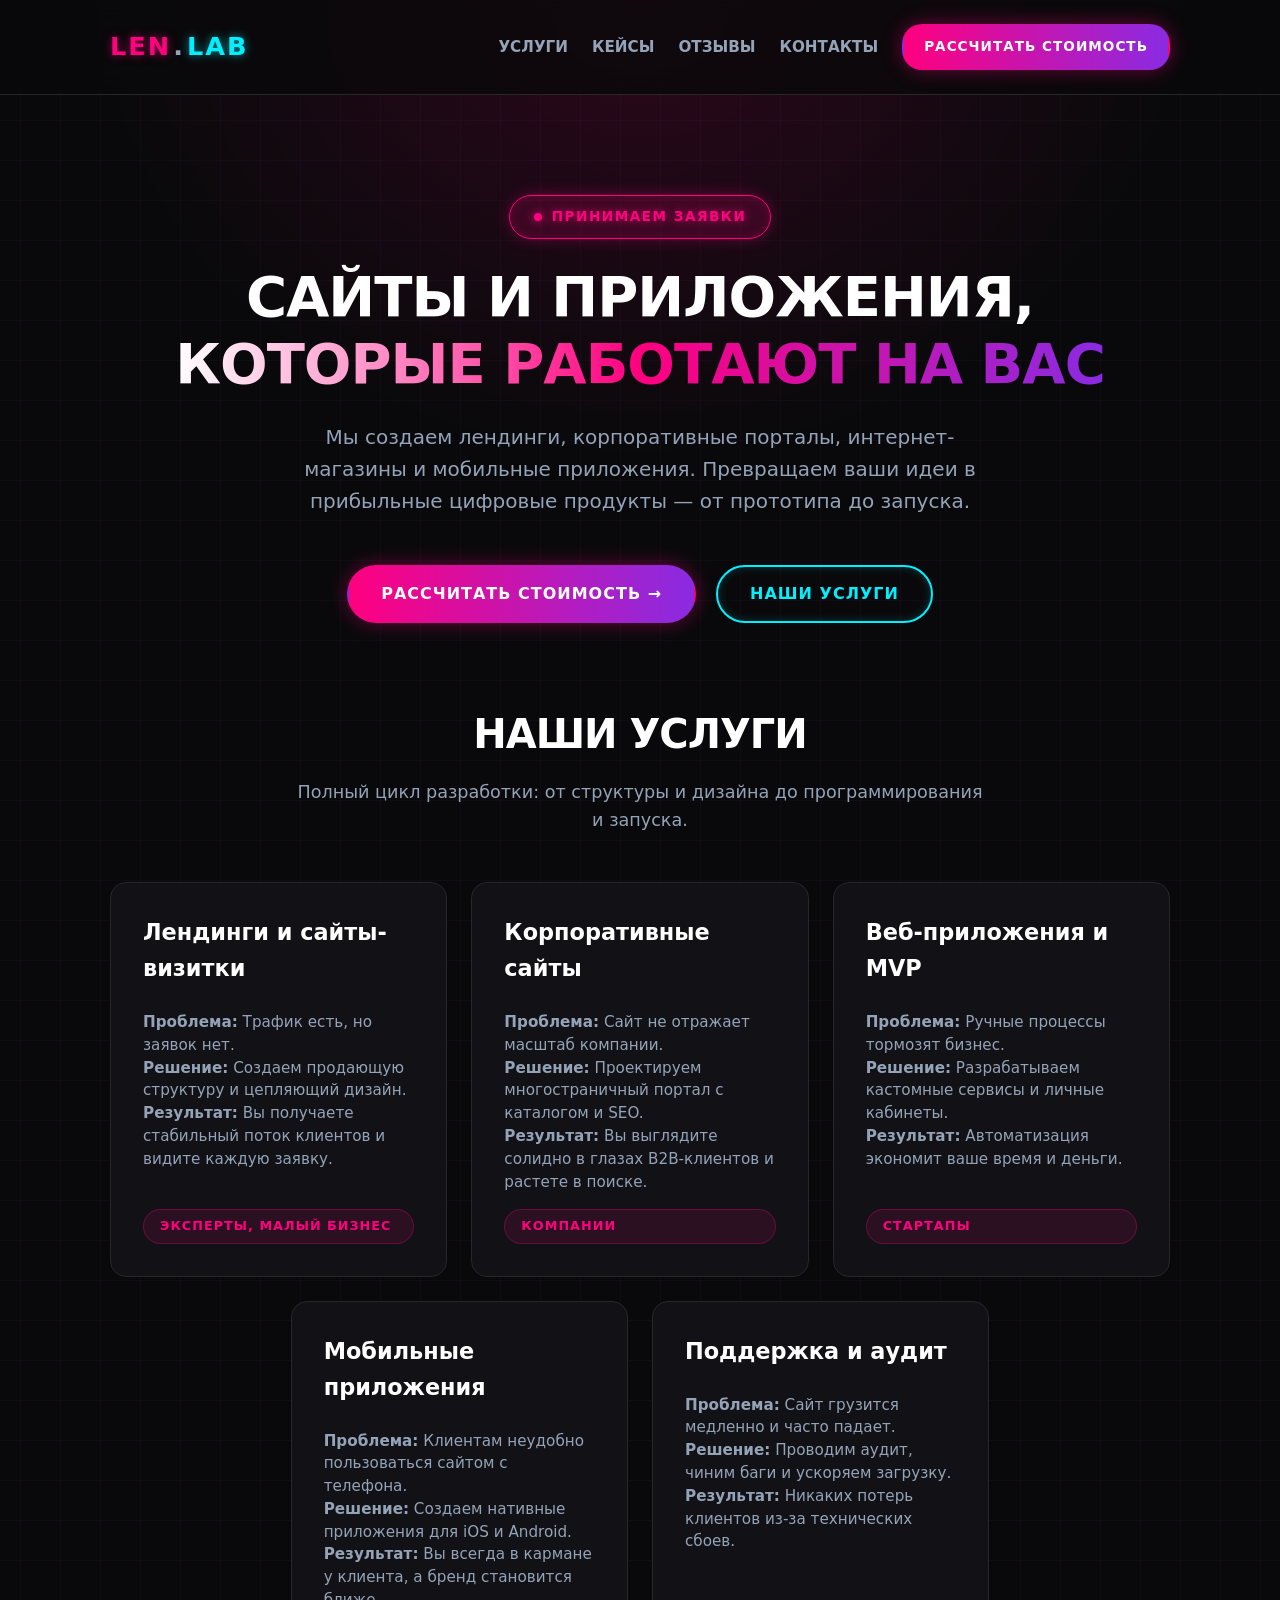
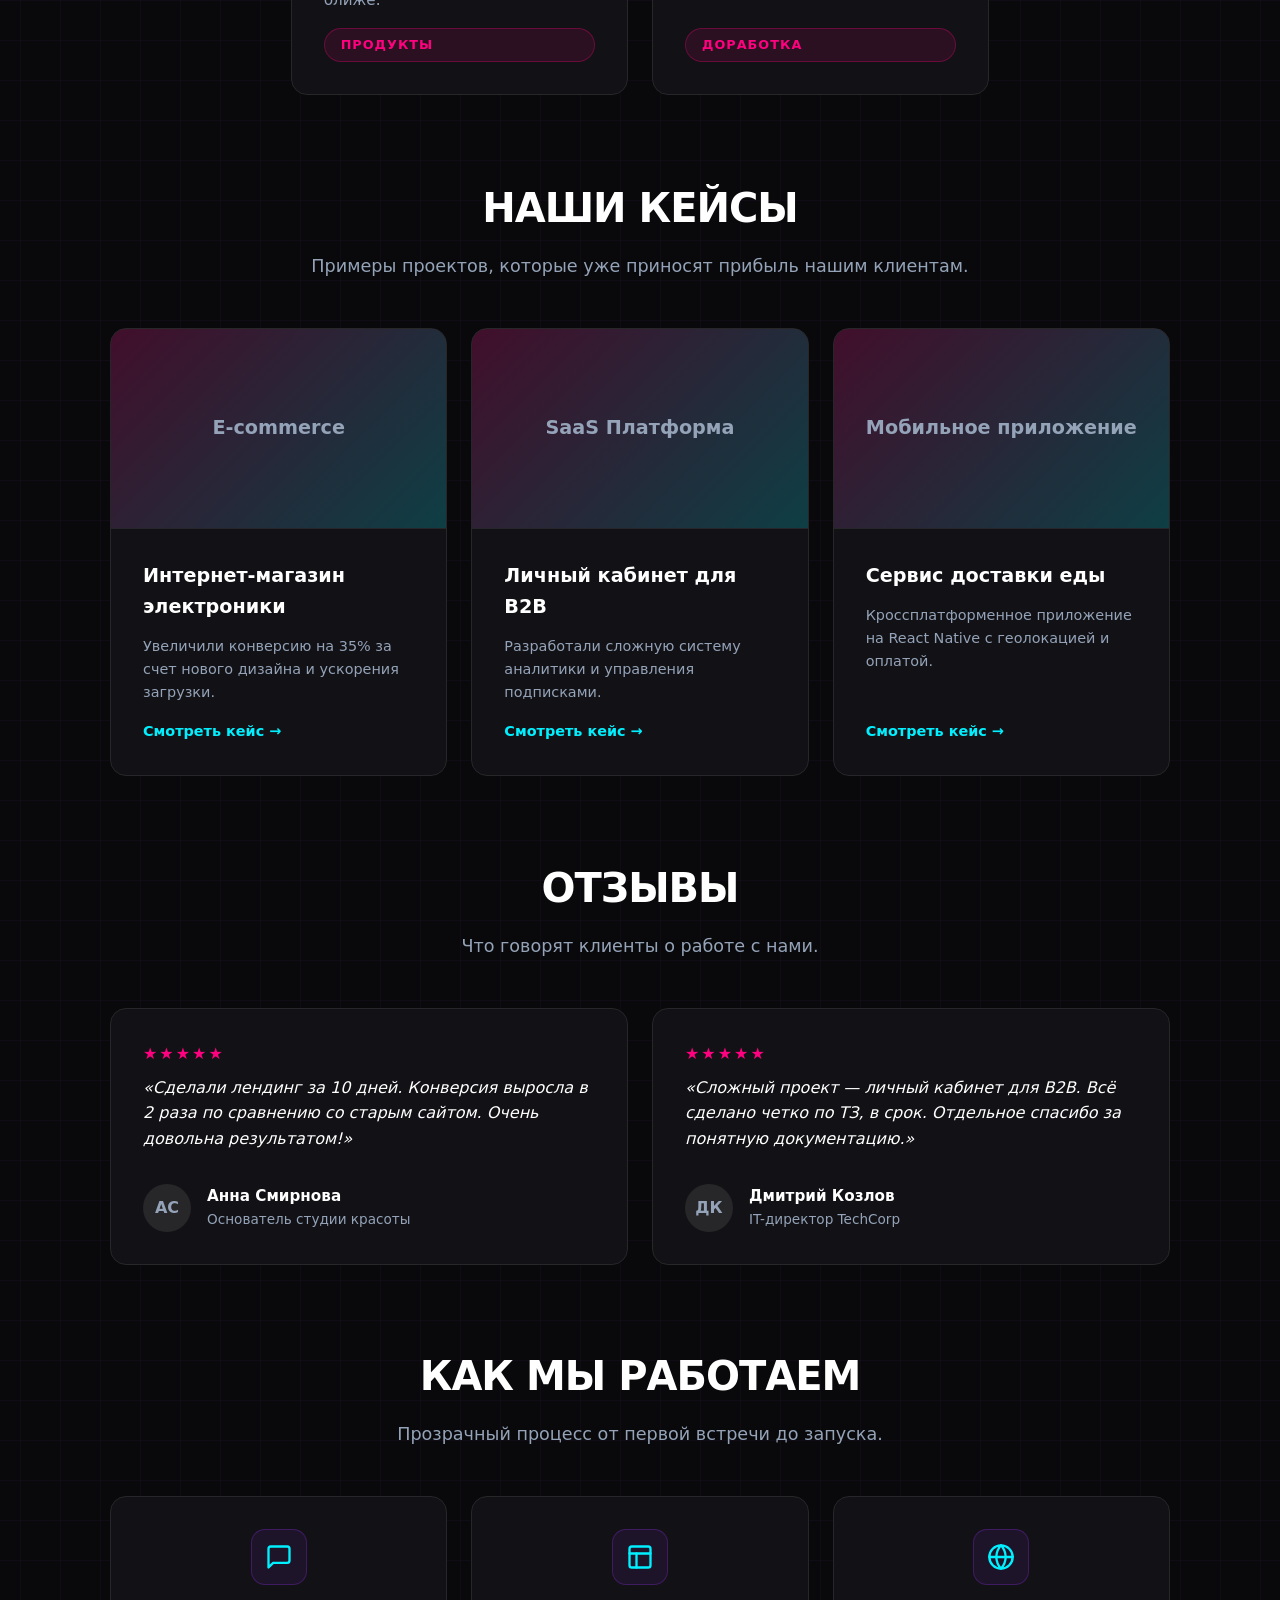
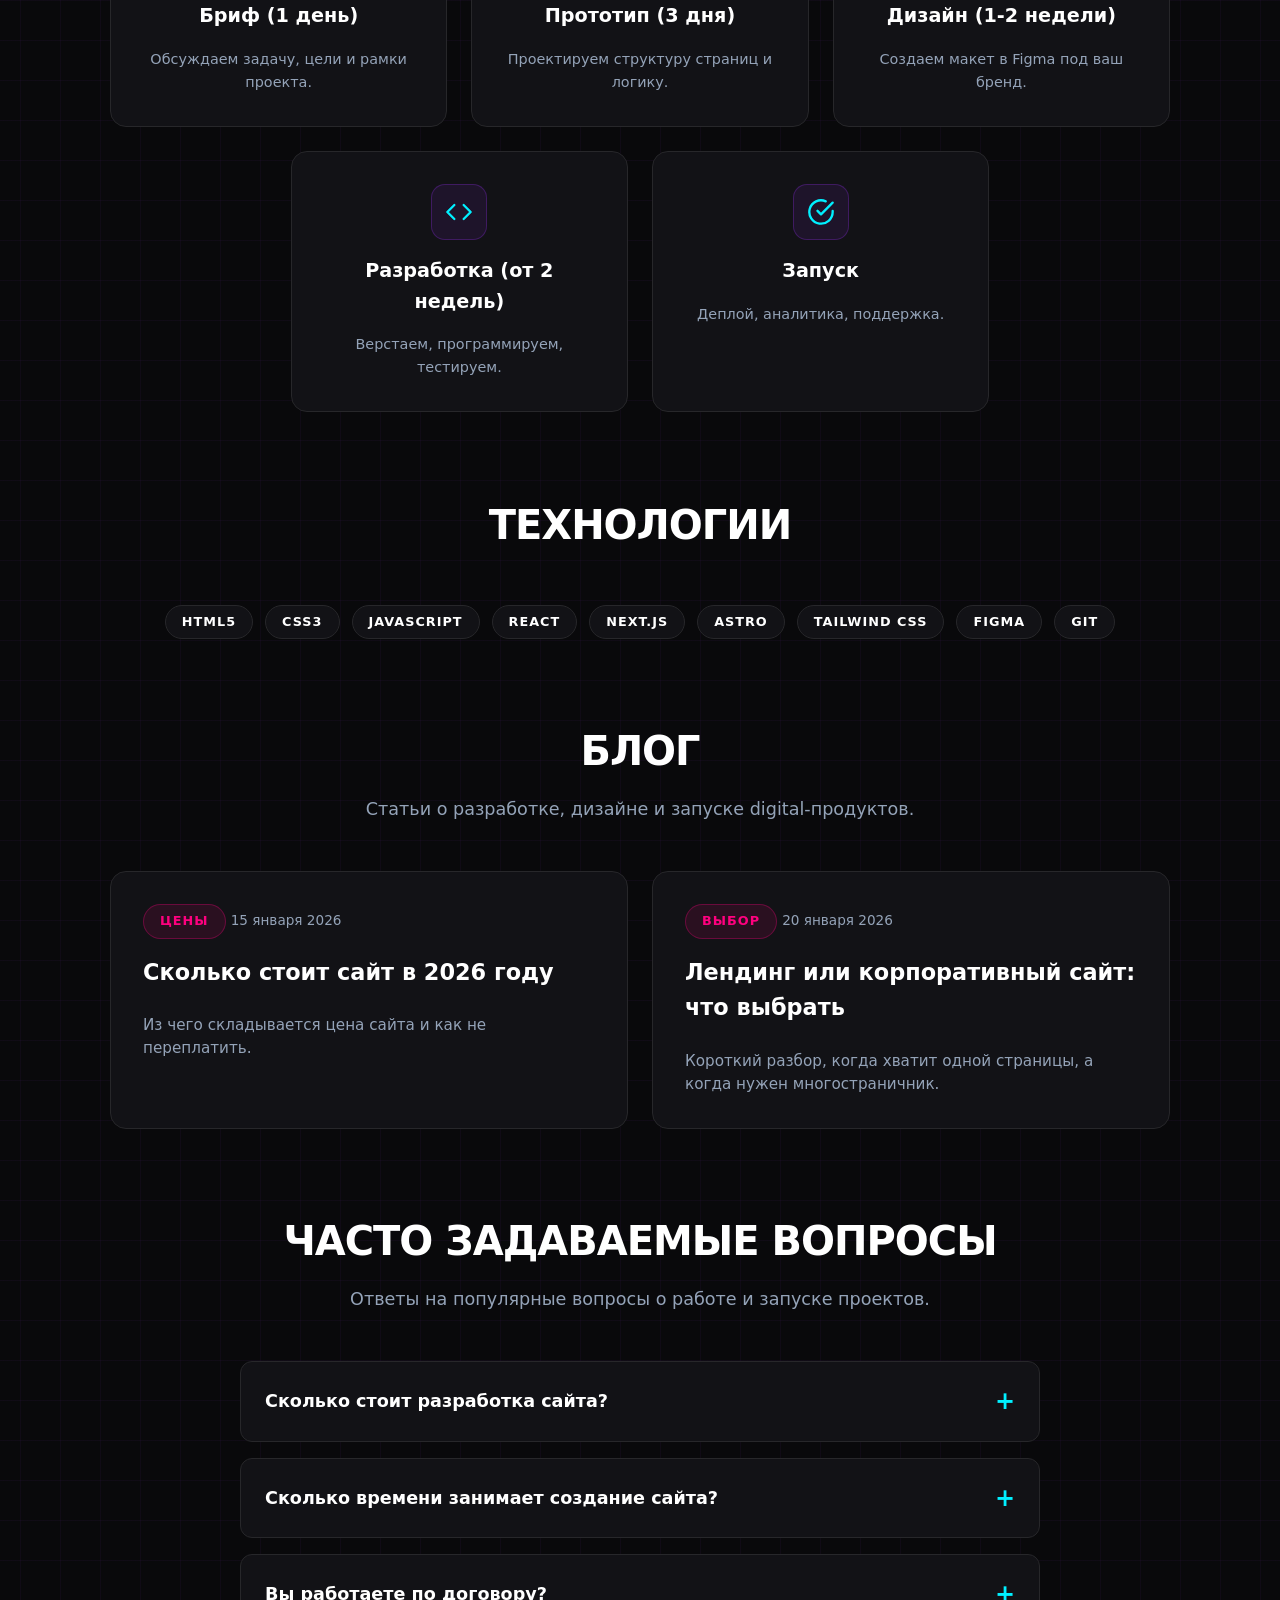
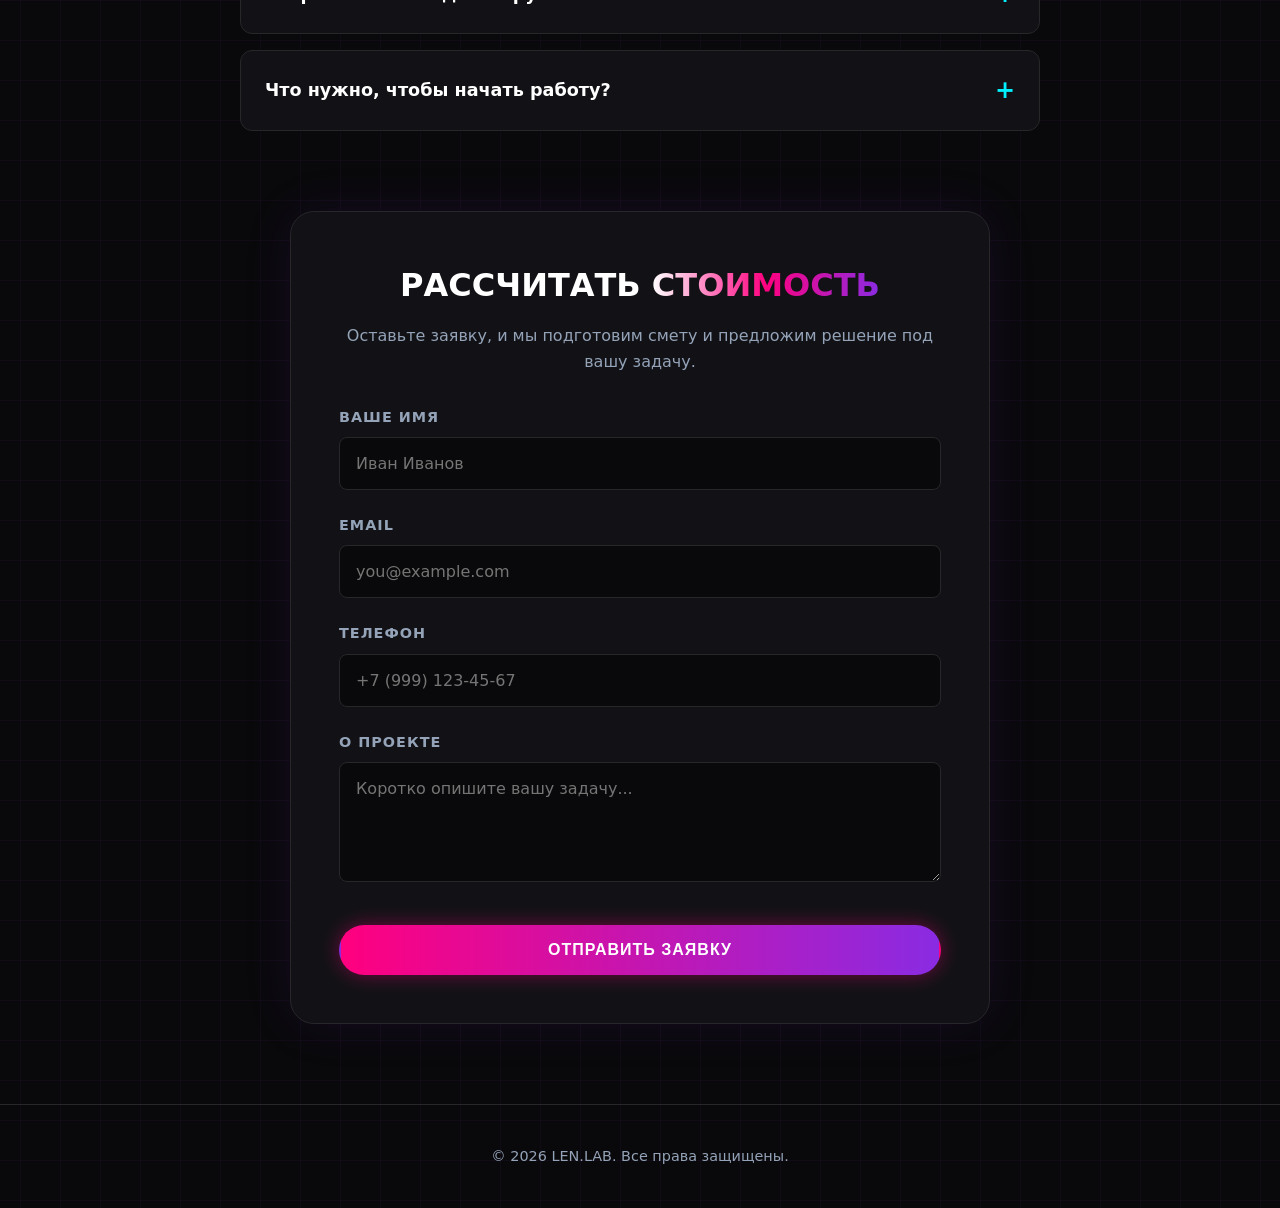
<file: index.html>
<!DOCTYPE html>
<html lang="ru">
<head>
    <meta charset="UTF-8">
    <meta name="viewport" content="width=device-width, initial-scale=1.0">
    <title>Сайты и приложения для бизнеса</title>
    <style>
        :root {
            --bg: #09090b; --surface: #121216; --text: #ffffff; --muted: #94a3b8; --border: #27272a;
            --neon-pink: #ff007f; --neon-purple: #8a2be2; --neon-cyan: #00f0ff;
            --grad-main: linear-gradient(90deg, #ff007f 0%, #8a2be2 100%);
            --grad-text: linear-gradient(90deg, #ffffff 0%, #ff007f 50%, #8a2be2 100%);
        }

        * { box-sizing: border-box; margin: 0; padding: 0; }
        
        body {
            background-color: var(--bg); color: var(--text); font-family: 'Inter', system-ui, sans-serif; line-height: 1.6; overflow-x: hidden;
            background-image: linear-gradient(rgba(138, 43, 226, 0.05) 1px, transparent 1px), linear-gradient(90deg, rgba(138, 43, 226, 0.05) 1px, transparent 1px);
            background-size: 40px 40px; background-position: center top;
        }

        body::before {
            content: ""; position: absolute; top: 0; left: 50%; transform: translateX(-50%); width: 100vw; height: 60vh;
            background: radial-gradient(ellipse at top, rgba(255, 0, 127, 0.15) 0%, transparent 60%); pointer-events: none; z-index: -1;
        }

        a { text-decoration: none; color: inherit; }
        ul { list-style: none; }
        .container { max-width: 1100px; margin: 0 auto; padding: 0 20px; position: relative; z-index: 1; }
        
        /* Анимации */
        .fade-in { opacity: 0; transform: translateY(40px); transition: opacity 0.8s cubic-bezier(0.16, 1, 0.3, 1), transform 0.8s cubic-bezier(0.16, 1, 0.3, 1); will-change: opacity, transform; }
        .fade-in.visible { opacity: 1; transform: translateY(0); }

        /* Кнопки */
        .btn { display: inline-flex; align-items: center; justify-content: center; padding: 14px 32px; border-radius: 30px; font-weight: 700; font-size: 1rem; cursor: pointer; border: 2px solid transparent; text-transform: uppercase; letter-spacing: 1px; transition: all 0.3s ease; }
        
        .btn-accent { 
            background: var(--grad-main); color: #fff; 
            box-shadow: 0 0 20px rgba(255, 0, 127, 0.4); 
            animation: pulseGlow 2s infinite alternate; 
            position: relative; overflow: hidden;
        }
        .btn-accent::before {
            content: ''; position: absolute; top: 0; left: -100%; width: 100%; height: 100%;
            background: linear-gradient(90deg, transparent, rgba(255,255,255,0.4), transparent);
            transition: left 0.5s ease;
        }
        .btn-accent:hover::before { left: 100%; }
        .btn-accent:hover { 
            box-shadow: 0 0 40px rgba(255, 0, 127, 0.9); 
            transform: translateY(-3px) scale(1.05); 
            animation: none; 
        }

        .btn-outline { background: transparent; border-color: var(--neon-cyan); color: var(--neon-cyan); box-shadow: 0 0 10px rgba(0, 240, 255, 0.2) inset; }
        .btn-outline:hover { background: rgba(0, 240, 255, 0.1); box-shadow: 0 0 20px rgba(0, 240, 255, 0.4); transform: translateY(-2px); }
        @keyframes pulseGlow { 0% { box-shadow: 0 0 15px rgba(255, 0, 127, 0.3); } 100% { box-shadow: 0 0 25px rgba(255, 0, 127, 0.7); } }

        /* Статус-тег */
        .status-tag { display: inline-flex; align-items: center; gap: 10px; font-size: 0.85rem; font-weight: 700; padding: 10px 24px; border-radius: 30px; background: rgba(255, 0, 127, 0.15); color: var(--neon-pink); border: 1.5px solid var(--neon-pink); text-transform: uppercase; letter-spacing: 1.5px; text-shadow: 0 0 8px rgba(255, 0, 127, 0.8); margin-bottom: 24px; box-shadow: 0 0 15px rgba(255, 0, 127, 0.3), inset 0 0 10px rgba(255, 0, 127, 0.2); animation: neonPulseTag 1.5s infinite alternate ease-in-out; cursor: pointer; transition: all 0.3s cubic-bezier(0.16, 1, 0.3, 1); }
        .status-tag:hover { transform: scale(1.1); animation: none; background: rgba(255, 0, 127, 0.25); box-shadow: 0 0 30px rgba(255, 0, 127, 0.8), inset 0 0 20px rgba(255, 0, 127, 0.5); border-color: #fff; }
        .status-tag::before { content: ""; display: block; width: 8px; height: 8px; border-radius: 50%; background-color: var(--neon-pink); box-shadow: 0 0 10px var(--neon-pink); animation: blinkDot 1s infinite alternate; }
        @keyframes neonPulseTag { 0% { box-shadow: 0 0 10px rgba(255, 0, 127, 0.2), inset 0 0 5px rgba(255, 0, 127, 0.1); border-color: rgba(255, 0, 127, 0.5); background: rgba(255, 0, 127, 0.05); } 100% { box-shadow: 0 0 25px rgba(255, 0, 127, 0.8), inset 0 0 15px rgba(255, 0, 127, 0.4); border-color: rgba(255, 0, 127, 1); background: rgba(255, 0, 127, 0.15); } }
        @keyframes blinkDot { 0% { opacity: 1; box-shadow: 0 0 12px var(--neon-pink); } 100% { opacity: 0.3; box-shadow: 0 0 4px var(--neon-pink); } }

        /* Теги */
        .tag { display: inline-block; font-size: 0.8rem; font-weight: 700; padding: 6px 16px; border-radius: 30px; background: rgba(255, 0, 127, 0.1); color: var(--neon-pink); border: 1px solid rgba(255, 0, 127, 0.3); text-transform: uppercase; letter-spacing: 1px; transition: all 0.3s ease; }

        /* Header */
        header { padding: 24px 0; position: sticky; top: 0; z-index: 100; backdrop-filter: blur(12px); border-bottom: 1px solid var(--border); background: rgba(9, 9, 11, 0.8); }
        .header-content { display: flex; justify-content: space-between; align-items: center; }
        .logo { font-size: 1.6rem; font-weight: 900; letter-spacing: 2px; display: flex; align-items: center; }
        .logo .len { color: var(--neon-pink); text-shadow: 0 0 10px rgba(255, 0, 127, 0.6); }
        .logo .dot { color: #94a3b8; animation: blink 1.2s infinite; margin: 0 2px; }
        .logo .lab { color: var(--neon-cyan); text-shadow: 0 0 10px rgba(0, 240, 255, 0.6); }
        @keyframes blink { 0%, 100% { opacity: 1; } 50% { opacity: 0; } }
        .nav-links { display: flex; gap: 24px; font-size: 0.95rem; font-weight: 600; color: var(--muted); align-items: center; }
        .nav-links a { transition: all 0.3s ease; }
        .nav-links a:hover { color: #fff; text-shadow: 0 0 10px rgba(255,255,255,0.5); }
        
        /* Кнопка в хедере */
        .btn-header { padding: 10px 20px; font-size: 0.85rem; border-radius: 20px; }

        /* Hero */
        .hero { padding: 100px 0 80px; text-align: center; }
        .hero h1 { font-size: 3.5rem; line-height: 1.2; margin: 0 0 24px 0; font-weight: 900; letter-spacing: -1px; text-transform: uppercase; }
        .text-gradient { background: var(--grad-text); -webkit-background-clip: text; -webkit-text-fill-color: transparent; }
        .text-nowrap { white-space: nowrap; }
        .hero p { color: var(--muted); font-size: 1.25rem; max-width: 700px; margin: 0 auto 48px; }

        /* Секции */
        main > section:not(.hero) { padding-bottom: 80px; }
        .section-header { margin-bottom: 48px; text-align: center; }
        .section-title { font-size: 2.5rem; margin-bottom: 12px; font-weight: 800; text-transform: uppercase; letter-spacing: -1px; }
        .section-desc { color: var(--muted); font-size: 1.1rem; max-width: 700px; margin: 0 auto; }

        /* Сетки */
        .grid-container { display: grid; grid-template-columns: repeat(3, 1fr); gap: 24px; }
        .grid-bottom { display: grid; grid-template-columns: repeat(6, 1fr); gap: 24px; margin-top: 24px; }
        .grid-bottom > *:nth-child(1) { grid-column: 2 / span 2; }
        .grid-bottom > *:nth-child(2) { grid-column: 4 / span 2; }

        /* Карточки */
        .card, .step-card, .review-card { background: var(--surface); border: 1px solid var(--border); border-radius: 16px; padding: 32px; display: flex; flex-direction: column; position: relative; overflow: hidden; transition: all 0.4s cubic-bezier(0.16, 1, 0.3, 1); height: 100%; }
        .card { gap: 16px; }
        .card p { font-size: 0.95rem; color: var(--muted); flex-grow: 1; line-height: 1.5; }
        .card::before { content: ""; position: absolute; top: 0; left: 0; width: 100%; height: 2px; background: var(--grad-main); opacity: 0; transition: opacity 0.3s; }
        .card:hover { border-color: rgba(138, 43, 226, 0.5); transform: translateY(-6px) scale(1.02); box-shadow: 0 15px 40px rgba(138, 43, 226, 0.15); }
        .card:hover::before { opacity: 1; }
        .card h3 { font-size: 1.4rem; font-weight: 700; margin-bottom: 8px; }

        .step-card { align-items: center; text-align: center; gap: 16px; }
        .step-card:hover { border-color: var(--neon-purple); transform: translateY(-6px); box-shadow: 0 15px 30px rgba(138, 43, 226, 0.15); }
        .step-icon { width: 56px; height: 56px; display: flex; align-items: center; justify-content: center; border-radius: 14px; background: rgba(138, 43, 226, 0.1); border: 1px solid rgba(138, 43, 226, 0.3); color: var(--neon-cyan); transition: all 0.4s cubic-bezier(0.16, 1, 0.3, 1); flex-shrink: 0; }
        .step-card:hover .step-icon { background: rgba(0, 240, 255, 0.1); border-color: var(--neon-cyan); box-shadow: 0 0 20px rgba(0, 240, 255, 0.4); transform: scale(1.1) rotate(5deg); }
        .step-icon svg { width: 28px; height: 28px; stroke: currentColor; fill: none; stroke-width: 2; stroke-linecap: round; stroke-linejoin: round; }
        .step-card h3 { font-size: 1.2rem; font-weight: 700; }
        .step-card p { font-size: 0.9rem; color: var(--muted); }

        /* Отзывы */
        .review-card { gap: 16px; justify-content: space-between; }
        .review-text { font-size: 1rem; color: var(--text); font-style: italic; flex-grow: 1; }
        .review-author { display: flex; align-items: center; gap: 16px; margin-top: 16px; }
        .review-avatar { width: 48px; height: 48px; border-radius: 50%; background: var(--border); display: flex; align-items: center; justify-content: center; font-weight: bold; color: var(--muted); }
        .review-name { font-weight: 700; font-size: 0.95rem; }
        .review-role { font-size: 0.85rem; color: var(--muted); }
        .stars { color: var(--neon-pink); letter-spacing: 2px; margin-bottom: 8px; }

        /* Портфолио */
        .portfolio-card { background: var(--surface); border: 1px solid var(--border); border-radius: 16px; overflow: hidden; transition: all 0.4s cubic-bezier(0.16, 1, 0.3, 1); display: flex; flex-direction: column; height: 100%; }
        .portfolio-card:hover { border-color: var(--neon-cyan); box-shadow: 0 15px 40px rgba(0, 240, 255, 0.15); transform: translateY(-6px); }
        .portfolio-img { height: 200px; background: linear-gradient(135deg, rgba(255,0,127,0.2), rgba(0,240,255,0.2)); display: flex; align-items: center; justify-content: center; font-weight: 700; color: var(--muted); font-size: 1.2rem; border-bottom: 1px solid var(--border); transition: all 0.5s ease; }
        .portfolio-card:hover .portfolio-img { background: linear-gradient(135deg, rgba(255,0,127,0.4), rgba(0,240,255,0.4)); color: #fff; }
        .portfolio-content { padding: 32px; flex-grow: 1; display: flex; flex-direction: column; }
        .portfolio-content h3 { font-size: 1.2rem; margin-bottom: 12px; font-weight: 700; }
        .portfolio-content p { font-size: 0.9rem; color: var(--muted); flex-grow: 1; margin-bottom: 16px; }
        .portfolio-link { color: var(--neon-cyan); font-weight: 600; font-size: 0.9rem; display: inline-flex; align-items: center; gap: 8px; transition: gap 0.3s; }
        .portfolio-card:hover .portfolio-link { gap: 12px; }

        /* FAQ (Аккордеон) */
        .faq-grid { display: flex; flex-direction: column; gap: 16px; max-width: 800px; margin: 0 auto; }
        .faq-item { background: var(--surface); border: 1px solid var(--border); border-radius: 12px; overflow: hidden; transition: all 0.3s ease; }
        .faq-item[open] { border-color: var(--neon-purple); box-shadow: 0 0 20px rgba(138, 43, 226, 0.15); }
        .faq-question { padding: 20px 24px; cursor: pointer; font-weight: 600; font-size: 1.1rem; display: flex; justify-content: space-between; align-items: center; list-style: none; }
        .faq-question::-webkit-details-marker { display: none; }
        .faq-question::after { content: "+"; font-size: 1.5rem; color: var(--neon-cyan); transition: transform 0.3s ease; }
        .faq-item[open] .faq-question::after { content: "−"; transform: rotate(180deg); }
        .faq-answer { padding: 0 24px 20px 24px; color: var(--muted); font-size: 0.95rem; }

        /* Технологии */
        .tech-list { display: flex; flex-wrap: wrap; gap: 12px; justify-content: center; }
        .tech-list .tag { border-color: var(--border); color: var(--text); background: var(--surface); cursor: default; }
        .tech-list .tag:hover { border-color: var(--neon-cyan); color: var(--neon-cyan); box-shadow: 0 0 15px rgba(0, 240, 255, 0.2); transform: translateY(-2px); }

        /* Форма */
        .form-box { background: var(--surface); border: 1px solid var(--border); border-radius: 24px; padding: 48px; max-width: 700px; margin: 0 auto; box-shadow: 0 0 50px rgba(138, 43, 226, 0.1); transition: all 0.4s ease; }
        .form-box:hover { box-shadow: 0 0 60px rgba(138, 43, 226, 0.2); border-color: rgba(138, 43, 226, 0.3); }
        .form-box h2 { font-size: 2rem; margin-bottom: 12px; font-weight: 900; text-transform: uppercase; text-align: center; }
        .form-box p { color: var(--muted); margin-bottom: 32px; text-align: center; }
        .form-group { margin-bottom: 24px; }
        .form-group label { display: block; margin-bottom: 8px; font-size: 0.9rem; font-weight: 600; color: var(--muted); text-transform: uppercase; letter-spacing: 1px; }
        .form-group input, .form-group textarea { width: 100%; padding: 16px; background: var(--bg); border: 1px solid var(--border); border-radius: 8px; color: var(--text); font-family: inherit; font-size: 1rem; transition: all 0.3s ease; }
        .form-group input:focus, .form-group textarea:focus { outline: none; border-color: var(--neon-purple); box-shadow: 0 0 15px rgba(138, 43, 226, 0.4); transform: translateY(-2px); }
        .form-group textarea { resize: vertical; min-height: 120px; }
        .form-box .btn { width: 100%; margin-top: 12px; }

        /* Блог */
        .grid-blog { display: grid; grid-template-columns: repeat(2, 1fr); gap: 24px; }

        /* Адаптив */
        @media (max-width: 992px) {
            .grid-container[style*="repeat(2, 1fr)"] { grid-template-columns: 1fr !important; }
        }

        @media (max-width: 850px) {
            main > section:not(.hero) { padding-bottom: 60px; }
            .section-header { text-align: left; margin-bottom: 32px; }
            .section-desc { margin: 0; }
            .grid-container { grid-template-columns: repeat(2, 1fr); }
            .grid-bottom { grid-template-columns: repeat(2, 1fr); }
            .grid-bottom > *:nth-child(1) { grid-column: auto; }
            .grid-bottom > *:nth-child(2) { grid-column: auto; }
            .grid-blog { grid-template-columns: 1fr; }
        }

        @media (max-width: 550px) {
            .nav-links { display: none; }
            .hero { padding: 60px 0 40px; }
            .hero h1 { font-size: 2.2rem; }
            .text-nowrap { white-space: normal; }
            .section-title { font-size: 2rem; }
            .hero p { font-size: 1rem; }
            .form-box { padding: 32px 20px; }
            .grid-container { grid-template-columns: 1fr; }
            .grid-bottom { grid-template-columns: 1fr; }
        }
    </style>
</head>
<body>

    <header>
        <div class="container header-content">
            <div class="logo">
                <span class="len">LEN</span><span class="dot">.</span><span class="lab">LAB</span>
            </div>
            <nav class="nav-links">
                <a href="#services">УСЛУГИ</a>
                <a href="#cases">КЕЙСЫ</a>
                <a href="#reviews">ОТЗЫВЫ</a>
                <a href="#contacts">КОНТАКТЫ</a>
                <a href="#contacts" class="btn btn-accent btn-header">Рассчитать стоимость</a>
            </nav>
        </div>
    </header>

    <main>
        <section class="hero container fade-in">
            <div class="status-tag">Принимаем заявки</div>
            <h1>Сайты и приложения,<br><span class="text-gradient text-nowrap">которые работают на вас</span></h1>
            <p>Мы создаем лендинги, корпоративные порталы, интернет-магазины и мобильные приложения. Превращаем ваши идеи в прибыльные цифровые продукты — от прототипа до запуска.</p>
            <div style="display: flex; gap: 20px; justify-content: center; flex-wrap: wrap;">
                <a href="#contacts" class="btn btn-accent">Рассчитать стоимость &rarr;</a>
                <a href="#services" class="btn btn-outline">Наши услуги</a>
            </div>
        </section>

        <!-- УСЛУГИ -->
        <section id="services" class="container fade-in">
            <div class="section-header">
                <h2 class="section-title">Наши услуги</h2>
                <p class="section-desc">Полный цикл разработки: от структуры и дизайна до программирования и запуска.</p>
            </div>
            
            <div class="grid-container">
                <div class="card">
                    <h3>Лендинги и сайты-визитки</h3>
                    <p><strong>Проблема:</strong> Трафик есть, но заявок нет.<br><strong>Решение:</strong> Создаем продающую структуру и цепляющий дизайн.<br><strong>Результат:</strong> Вы получаете стабильный поток клиентов и видите каждую заявку.</p>
                    <span class="tag">Эксперты, малый бизнес</span>
                </div>
                <div class="card">
                    <h3>Корпоративные сайты</h3>
                    <p><strong>Проблема:</strong> Сайт не отражает масштаб компании.<br><strong>Решение:</strong> Проектируем многостраничный портал с каталогом и SEO.<br><strong>Результат:</strong> Вы выглядите солидно в глазах B2B-клиентов и растете в поиске.</p>
                    <span class="tag">Компании</span>
                </div>
                <div class="card">
                    <h3>Веб-приложения и MVP</h3>
                    <p><strong>Проблема:</strong> Ручные процессы тормозят бизнес.<br><strong>Решение:</strong> Разрабатываем кастомные сервисы и личные кабинеты.<br><strong>Результат:</strong> Автоматизация экономит ваше время и деньги.</p>
                    <span class="tag">Стартапы</span>
                </div>
            </div>
            
            <div class="grid-bottom">
                <div class="card">
                    <h3>Мобильные приложения</h3>
                    <p><strong>Проблема:</strong> Клиентам неудобно пользоваться сайтом с телефона.<br><strong>Решение:</strong> Создаем нативные приложения для iOS и Android.<br><strong>Результат:</strong> Вы всегда в кармане у клиента, а бренд становится ближе.</p>
                    <span class="tag">Продукты</span>
                </div>
                <div class="card">
                    <h3>Поддержка и аудит</h3>
                    <p><strong>Проблема:</strong> Сайт грузится медленно и часто падает.<br><strong>Решение:</strong> Проводим аудит, чиним баги и ускоряем загрузку.<br><strong>Результат:</strong> Никаких потерь клиентов из-за технических сбоев.</p>
                    <span class="tag">Доработка</span>
                </div>
            </div>
        </section>

        <!-- НАШИ КЕЙСЫ -->
        <section id="cases" class="container fade-in">
            <div class="section-header">
                <h2 class="section-title">Наши кейсы</h2>
                <p class="section-desc">Примеры проектов, которые уже приносят прибыль нашим клиентам.</p>
            </div>
            <div class="grid-container">
                <div class="portfolio-card">
                    <div class="portfolio-img">E-commerce</div>
                    <div class="portfolio-content">
                        <h3>Интернет-магазин электроники</h3>
                        <p>Увеличили конверсию на 35% за счет нового дизайна и ускорения загрузки.</p>
                        <a href="#" class="portfolio-link">Смотреть кейс &rarr;</a>
                    </div>
                </div>
                <div class="portfolio-card">
                    <div class="portfolio-img">SaaS Платформа</div>
                    <div class="portfolio-content">
                        <h3>Личный кабинет для B2B</h3>
                        <p>Разработали сложную систему аналитики и управления подписками.</p>
                        <a href="#" class="portfolio-link">Смотреть кейс &rarr;</a>
                    </div>
                </div>
                <div class="portfolio-card">
                    <div class="portfolio-img">Мобильное приложение</div>
                    <div class="portfolio-content">
                        <h3>Сервис доставки еды</h3>
                        <p>Кроссплатформенное приложение на React Native с геолокацией и оплатой.</p>
                        <a href="#" class="portfolio-link">Смотреть кейс &rarr;</a>
                    </div>
                </div>
            </div>
        </section>

        <!-- ОТЗЫВЫ -->
        <section id="reviews" class="container fade-in">
            <div class="section-header">
                <h2 class="section-title">Отзывы</h2>
                <p class="section-desc">Что говорят клиенты о работе с нами.</p>
            </div>
            <div class="grid-container" style="grid-template-columns: repeat(2, 1fr);">
                <div class="review-card">
                    <div>
                        <div class="stars">★★★★★</div>
                        <p class="review-text">«Сделали лендинг за 10 дней. Конверсия выросла в 2 раза по сравнению со старым сайтом. Очень довольна результатом!»</p>
                    </div>
                    <div class="review-author">
                        <div class="review-avatar">АС</div>
                        <div>
                            <div class="review-name">Анна Смирнова</div>
                            <div class="review-role">Основатель студии красоты</div>
                        </div>
                    </div>
                </div>
                <div class="review-card">
                    <div>
                        <div class="stars">★★★★★</div>
                        <p class="review-text">«Сложный проект — личный кабинет для B2B. Всё сделано четко по ТЗ, в срок. Отдельное спасибо за понятную документацию.»</p>
                    </div>
                    <div class="review-author">
                        <div class="review-avatar">ДК</div>
                        <div>
                            <div class="review-name">Дмитрий Козлов</div>
                            <div class="review-role">IT-директор TechCorp</div>
                        </div>
                    </div>
                </div>
            </div>
        </section>

        <!-- КАК МЫ РАБОТАЕМ -->
        <section class="container fade-in">
            <div class="section-header">
                <h2 class="section-title">Как мы работаем</h2>
                <p class="section-desc">Прозрачный процесс от первой встречи до запуска.</p>
            </div>
            
            <div class="grid-container">
                <div class="step-card">
                    <div class="step-icon"><svg viewBox="0 0 24 24"><path d="M21 15a2 2 0 0 1-2 2H7l-4 4V5a2 2 0 0 1 2-2h14a2 2 0 0 1 2 2z"></path></svg></div>
                    <h3>Бриф (1 день)</h3>
                    <p>Обсуждаем задачу, цели и рамки проекта.</p>
                </div>
                <div class="step-card">
                    <div class="step-icon"><svg viewBox="0 0 24 24"><rect x="3" y="3" width="18" height="18" rx="2" ry="2"></rect><line x1="3" y1="9" x2="21" y2="9"></line><line x1="9" y1="21" x2="9" y2="9"></line></svg></div>
                    <h3>Прототип (3 дня)</h3>
                    <p>Проектируем структуру страниц и логику.</p>
                </div>
                <div class="step-card">
                    <div class="step-icon"><svg viewBox="0 0 24 24"><circle cx="12" cy="12" r="10"></circle><path d="M12 2a15.3 15.3 0 0 1 4 10 15.3 15.3 0 0 1-4 10 15.3 15.3 0 0 1-4-10 15.3 15.3 0 0 1 4-10z"></path><path d="M2 12h20"></path></svg></div>
                    <h3>Дизайн (1-2 недели)</h3>
                    <p>Создаем макет в Figma под ваш бренд.</p>
                </div>
            </div>
            
            <div class="grid-bottom">
                <div class="step-card">
                    <div class="step-icon"><svg viewBox="0 0 24 24"><polyline points="16 18 22 12 16 6"></polyline><polyline points="8 6 2 12 8 18"></polyline></svg></div>
                    <h3>Разработка (от 2 недель)</h3>
                    <p>Верстаем, программируем, тестируем.</p>
                </div>
                <div class="step-card">
                    <div class="step-icon"><svg viewBox="0 0 24 24"><path d="M22 11.08V12a10 10 0 1 1-5.93-9.14"></path><polyline points="22 4 12 14.01 9 11.01"></polyline></svg></div>
                    <h3>Запуск</h3>
                    <p>Деплой, аналитика, поддержка.</p>
                </div>
            </div>
        </section>

        <!-- ТЕХНОЛОГИИ -->
        <section class="container fade-in">
            <div class="section-header">
                <h2 class="section-title">Технологии</h2>
            </div>
            <div class="tech-list">
                <span class="tag">HTML5</span><span class="tag">CSS3</span><span class="tag">JavaScript</span>
                <span class="tag">React</span><span class="tag">Next.js</span><span class="tag">Astro</span>
                <span class="tag">Tailwind CSS</span><span class="tag">Figma</span><span class="tag">Git</span>
            </div>
        </section>

        <!-- БЛОГ -->
        <section id="blog" class="container fade-in">
            <div class="section-header">
                <h2 class="section-title">Блог</h2>
                <p class="section-desc">Статьи о разработке, дизайне и запуске digital-продуктов.</p>
            </div>
            <div class="grid-blog">
                <div class="card">
                    <div><span class="tag">Цены</span> <span style="color:var(--muted); font-size:0.85rem;">15 января 2026</span></div>
                    <h3>Сколько стоит сайт в 2026 году</h3>
                    <p>Из чего складывается цена сайта и как не переплатить.</p>
                </div>
                <div class="card">
                    <div><span class="tag">Выбор</span> <span style="color:var(--muted); font-size:0.85rem;">20 января 2026</span></div>
                    <h3>Лендинг или корпоративный сайт: что выбрать</h3>
                    <p>Короткий разбор, когда хватит одной страницы, а когда нужен многостраничник.</p>
                </div>
            </div>
        </section>

        <!-- FAQ -->
        <section class="container fade-in">
            <div class="section-header">
                <h2 class="section-title">Часто задаваемые вопросы</h2>
                <p class="section-desc">Ответы на популярные вопросы о работе и запуске проектов.</p>
            </div>
            <div class="faq-grid">
                <details class="faq-item">
                    <summary class="faq-question">Сколько стоит разработка сайта?</summary>
                    <div class="faq-answer">Стоимость зависит от сложности проекта, количества страниц и функционала. Лендинг обойдется дешевле, корпоративный сайт или веб-приложение — дороже. Точную цену мы называем после бесплатного брифа, когда понятны все задачи.</div>
                </details>
                <details class="faq-item">
                    <summary class="faq-question">Сколько времени занимает создание сайта?</summary>
                    <div class="faq-answer">Лендинг обычно занимает от 1 до 2 недель. Корпоративные сайты — от 3 недель. Сроки зависят от готовности контента (текстов, фото) и скорости обратной связи. Все этапы фиксируются в договоре.</div>
                </details>
                <details class="faq-item">
                    <summary class="faq-question">Вы работаете по договору?</summary>
                    <div class="faq-answer">Да, обязательно. Перед началом работы мы подписываем договор, где прописаны объем работ, сроки, стоимость и этапы оплаты. Это защищает и вас, и нас.</div>
                </details>
                <details class="faq-item">
                    <summary class="faq-question">Что нужно, чтобы начать работу?</summary>
                    <div class="faq-answer">Достаточно оставить заявку на сайте. Мы созвонимся или спишемся, зададим несколько вопросов о вашем бизнесе и целях сайта. После этого мы подготовим коммерческое предложение.</div>
                </details>
            </div>
        </section>

        <!-- КОНТАКТЫ -->
        <section id="contacts" class="container fade-in">
            <div class="form-box">
                <h2>Рассчитать <span class="text-gradient">стоимость</span></h2>
                <p>Оставьте заявку, и мы подготовим смету и предложим решение под вашу задачу.</p>
                <form action="#" method="POST" onsubmit="event.preventDefault(); alert('Форма отправлена! (Демо-режим)');">
                    <div class="form-group">
                        <label for="name">Ваше имя</label>
                        <input type="text" id="name" name="name" required placeholder="Иван Иванов">
                    </div>
                    
                    <div class="form-group">
                        <label for="email">Email</label>
                        <input type="email" id="email" name="email" required placeholder="you@example.com">
                    </div>
                    
                    <div class="form-group">
                        <label for="phone">Телефон</label>
                        <input type="tel" id="phone" name="phone" required placeholder="+7 (999) 123-45-67">
                    </div>

                    <div class="form-group">
                        <label for="message">О проекте</label>
                        <textarea id="message" name="message" required placeholder="Коротко опишите вашу задачу..."></textarea>
                    </div>
                    <button type="submit" class="btn btn-accent">Отправить заявку</button>
                </form>
            </div>
        </section>
    </main>

    <footer style="border-top: 1px solid var(--border); padding: 40px 0; text-align: center; color: var(--muted); font-size: 0.9rem;">
        © 2026 LEN.LAB. Все права защищены.
    </footer>

    <script>
        document.addEventListener("DOMContentLoaded", function() {
            const observer = new IntersectionObserver((entries) => {
                entries.forEach(entry => {
                    if (entry.isIntersecting) {
                        entry.target.classList.add("visible");
                    }
                });
            }, { threshold: 0.1 });

            document.querySelectorAll(".fade-in").forEach((el) => {
                observer.observe(el);
            });
        });
    </script>
</body>
</html>
</file>
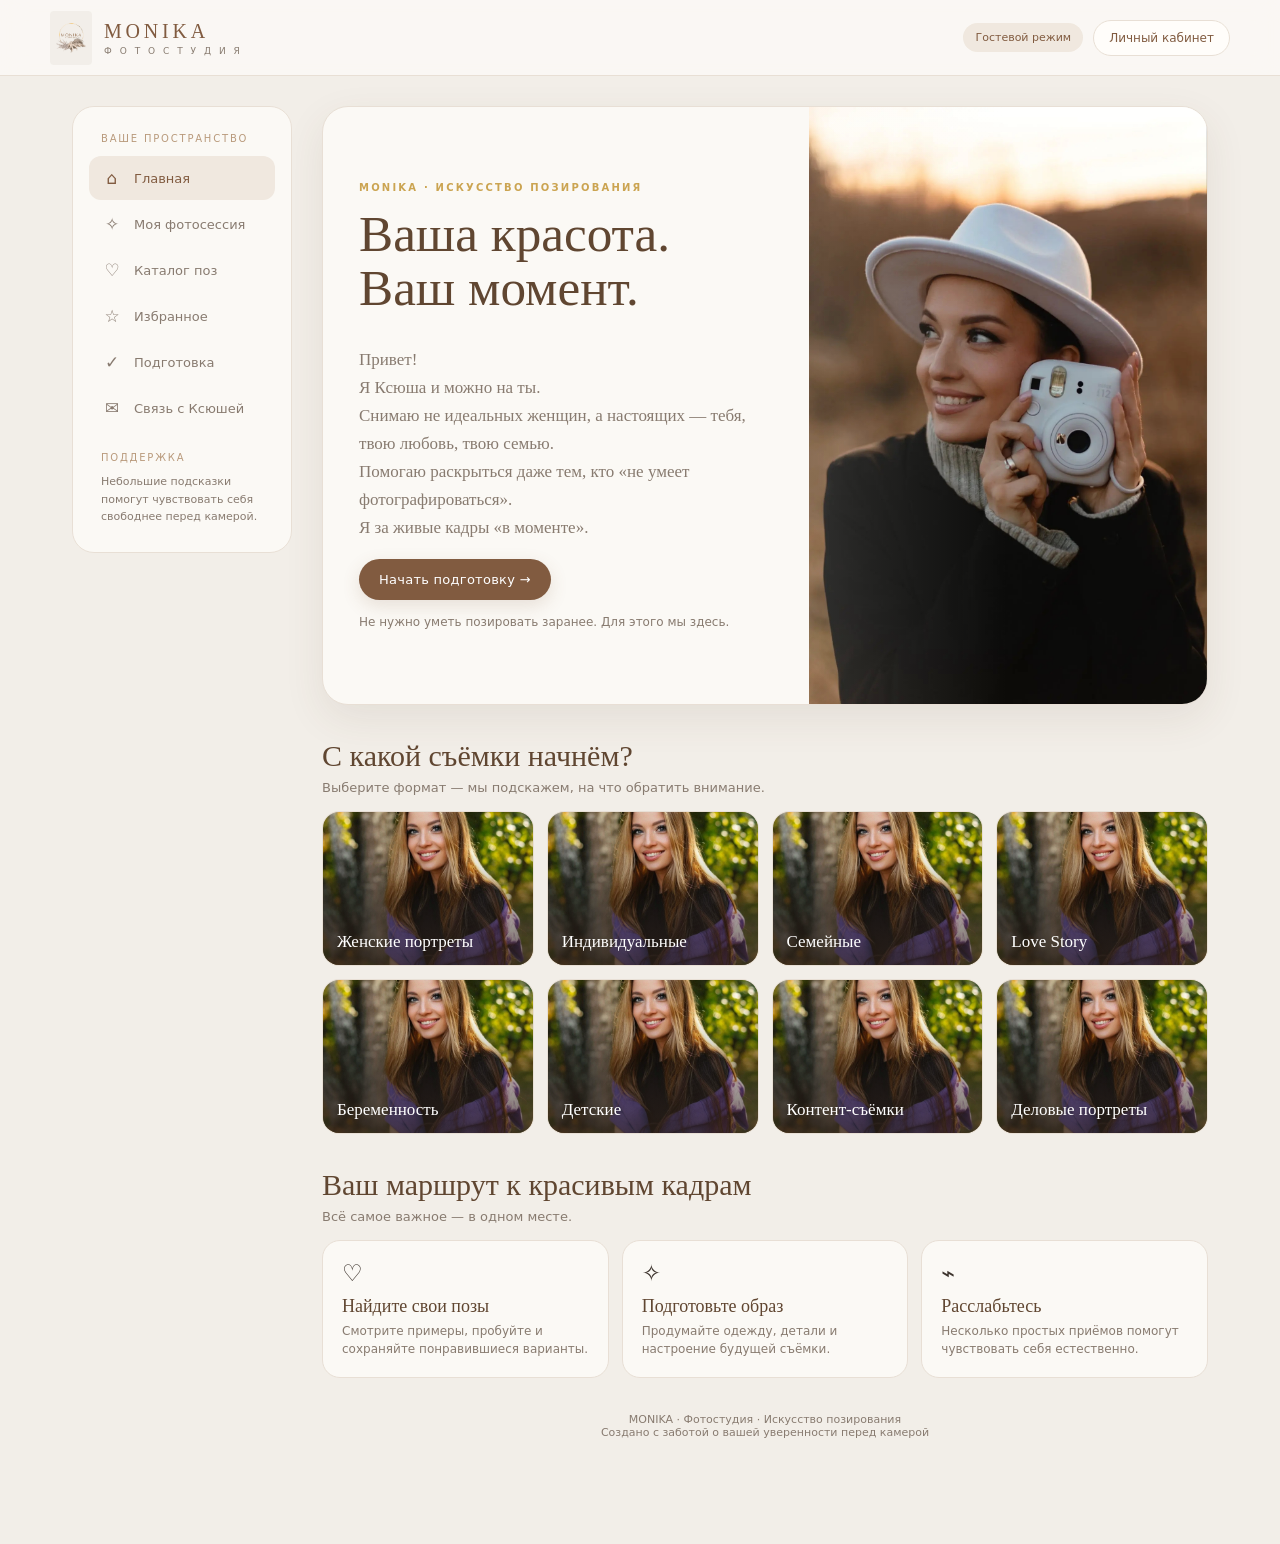
<file: ksy-app/index.html>
<!DOCTYPE html>
<html lang="ru">
<head>
<meta charset="UTF-8">
<meta name="viewport" content="width=device-width, initial-scale=1.0">
<meta name="theme-color" content="#f2eee8">
<title>MONIKA — искусство позирования</title>
<style>
:root{--cream:#f2eee8;--paper:#fbf9f5;--sand:#dfd1c3;--taupe:#b99a7c;--brown:#815b40;--deep:#604631;--gold:#cba451;--ink:#3d342d;--muted:#887b70;--line:#e8dfd5;--white:#fffdfa;--shadow:0 14px 40px rgba(91,67,48,.09)}
*{box-sizing:border-box}html{scroll-behavior:smooth}body{margin:0;background:var(--cream);color:var(--ink);font-family:Inter,ui-sans-serif,system-ui,-apple-system,"Segoe UI",sans-serif}button,input,textarea,select{font:inherit}button{cursor:pointer}.app{min-height:100vh}.topbar{height:76px;display:flex;align-items:center;justify-content:space-between;padding:0 max(22px,calc((100vw - 1180px)/2));background:rgba(251,249,245,.88);backdrop-filter:blur(12px);border-bottom:1px solid var(--line);position:sticky;top:0;z-index:20}.brand{display:flex;align-items:center;gap:12px}.brand img{width:42px;height:54px;object-fit:cover;object-position:center 48%;border-radius:4px}.brand-name{font-family:Georgia,serif;letter-spacing:.19em;color:var(--brown);font-size:20px}.brand-sub{font-size:9px;letter-spacing:.28em;color:var(--muted);margin-top:3px}.top-actions{display:flex;gap:10px;align-items:center}.pill{border:1px solid var(--line);background:var(--white);color:var(--brown);padding:10px 15px;border-radius:999px;font-size:12px}.pill.primary{background:var(--brown);color:white;border-color:var(--brown)}.layout{max-width:1180px;margin:auto;padding:30px 22px 100px;display:grid;grid-template-columns:220px minmax(0,1fr);gap:30px}.sidebar{position:sticky;top:100px;align-self:start;background:var(--paper);border:1px solid var(--line);border-radius:22px;padding:16px}.side-label{font-size:10px;letter-spacing:.18em;color:var(--taupe);text-transform:uppercase;padding:10px 12px}.nav-btn{display:flex;align-items:center;gap:11px;width:100%;border:0;background:transparent;color:var(--muted);padding:12px;border-radius:12px;text-align:left;font-size:13px;margin:2px 0}.nav-btn:hover,.nav-btn.active{background:#f0e8df;color:var(--brown)}.nav-btn span{font-size:17px;width:22px;text-align:center}.main{min-width:0}.page{display:none}.page.active{display:block;animation:fade .25s ease}@keyframes fade{from{opacity:.5;transform:translateY(5px)}to{opacity:1;transform:none}}.hero{background:var(--paper);border:1px solid var(--line);border-radius:26px;overflow:hidden;display:grid;grid-template-columns:1fr .82fr;min-height:330px;box-shadow:var(--shadow)}.hero-copy{padding:38px 36px;display:flex;flex-direction:column;justify-content:center}.eyebrow{font-size:10px;letter-spacing:.22em;text-transform:uppercase;color:var(--gold);font-weight:700}.hero h1{font-family:Georgia,serif;font-size:clamp(34px,4vw,54px);font-weight:400;line-height:1.05;color:var(--deep);margin:14px 0}.hero p{font-family:Georgia,serif;color:var(--muted);font-size:17px;line-height:1.65;max-width:470px}.hero-photo{background:#e8ded3;display:flex;align-items:center;justify-content:center;position:relative;overflow:hidden}.hero-photo img{height:100%;width:100%;object-fit:cover;object-position:center 38%;opacity:.98}.hero-photo:after{content:"";position:absolute;inset:0;background:linear-gradient(90deg,rgba(251,249,245,.14),transparent 50%)}.btn{border:0;background:var(--brown);color:white;padding:13px 20px;border-radius:999px;font-size:13px;letter-spacing:.02em;box-shadow:0 6px 18px rgba(129,91,64,.16)}.btn:hover{background:var(--deep)}.btn.light{background:#eee5dc;color:var(--brown);box-shadow:none}.btn.outline{background:transparent;border:1px solid var(--taupe);color:var(--brown);box-shadow:none}.btn.small{padding:9px 14px;font-size:12px}.welcome-note{font-size:12px;color:var(--muted);margin-top:15px}.section-head{display:flex;align-items:end;justify-content:space-between;gap:20px;margin:34px 0 16px}.section-head h2,.page-title{font-family:Georgia,serif;font-weight:400;color:var(--deep);font-size:30px;margin:0}.section-head p{margin:7px 0 0;color:var(--muted);font-size:13px}.shoot-grid{display:grid;grid-template-columns:repeat(4,1fr);gap:13px}.shoot-card{position:relative;min-height:155px;border:1px solid var(--line);border-radius:17px;overflow:hidden;background:#e8ded3;text-align:left;padding:0;color:white;isolation:isolate}.shoot-card img{position:absolute;inset:0;width:100%;height:100%;object-fit:cover;z-index:-2;transition:transform .4s}.shoot-card:after{content:"";position:absolute;inset:0;background:linear-gradient(0deg,rgba(49,36,27,.72),rgba(49,36,27,.02) 75%);z-index:-1}.shoot-card:hover img{transform:scale(1.05)}.shoot-card strong{position:absolute;left:14px;bottom:13px;font-family:Georgia,serif;font-weight:400;font-size:17px}.shoot-card.selected{outline:3px solid var(--gold);outline-offset:2px}.shoot-card.selected:before{content:"✓";position:absolute;right:10px;top:10px;background:var(--gold);color:white;border-radius:50%;width:24px;height:24px;display:grid;place-items:center;font-size:13px}.quick-grid{display:grid;grid-template-columns:repeat(3,1fr);gap:13px}.quick-card{background:var(--paper);border:1px solid var(--line);border-radius:18px;padding:19px}.quick-card .ico{font-size:23px}.quick-card h3{font-family:Georgia,serif;font-size:18px;font-weight:400;color:var(--deep);margin:10px 0 5px}.quick-card p{font-size:12px;line-height:1.5;color:var(--muted);margin:0}.filters{display:flex;flex-wrap:wrap;gap:8px;margin:17px 0}.filter{border:1px solid var(--line);border-radius:999px;background:var(--paper);padding:9px 14px;color:var(--muted);font-size:12px}.filter.active{background:var(--brown);border-color:var(--brown);color:white}.search{width:100%;border:1px solid var(--line);background:var(--paper);border-radius:13px;padding:13px 15px;color:var(--ink);outline:none}.search:focus,input:focus,textarea:focus{border-color:var(--taupe);box-shadow:0 0 0 3px rgba(185,154,124,.14)}.pose-grid{display:grid;grid-template-columns:repeat(3,1fr);gap:15px}.pose-card{background:var(--paper);border:1px solid var(--line);border-radius:18px;overflow:hidden;cursor:pointer;transition:.2s}.pose-card:hover{transform:translateY(-3px);box-shadow:var(--shadow)}.pose-img{height:220px;position:relative;background:#e8ded3}.pose-img img{width:100%;height:100%;object-fit:cover}.heart{position:absolute;right:11px;top:11px;border:0;border-radius:50%;background:rgba(251,249,245,.92);width:35px;height:35px;color:var(--brown);font-size:18px}.pose-info{padding:14px}.pose-info small{color:var(--taupe);font-size:10px;text-transform:uppercase;letter-spacing:.13em}.pose-info h3{font-family:Georgia,serif;font-weight:400;font-size:19px;color:var(--deep);margin:6px 0}.pose-info p{font-size:12px;color:var(--muted);margin:0;line-height:1.5}.tag{display:inline-block;background:#f0e8df;color:var(--brown);border-radius:999px;padding:5px 9px;font-size:10px;margin:9px 4px 0 0}.panel{background:var(--paper);border:1px solid var(--line);border-radius:22px;padding:24px;margin:16px 0}.panel h3{font-family:Georgia,serif;font-weight:400;color:var(--deep);font-size:22px;margin:0 0 12px}.muted{color:var(--muted);font-size:13px;line-height:1.6}.checklist{display:grid;gap:10px}.checkrow{display:flex;gap:11px;align-items:flex-start;padding:12px;background:#f7f3ee;border-radius:12px;font-size:13px;color:var(--ink)}.checkrow input{accent-color:var(--brown);margin-top:2px}.progress{height:7px;background:#eee5dc;border-radius:10px;overflow:hidden;margin:12px 0}.progress span{display:block;height:100%;background:var(--gold);width:0;transition:width .2s}.form-grid{display:grid;grid-template-columns:1fr 1fr;gap:12px}.field{display:grid;gap:6px;margin:10px 0}.field label{font-size:11px;color:var(--muted)}.field input,.field textarea,.field select{width:100%;border:1px solid var(--line);border-radius:12px;background:#fffdfa;padding:12px;color:var(--ink);outline:none}.field textarea{min-height:105px;resize:vertical}.empty{padding:40px 20px;text-align:center;color:var(--muted);background:var(--paper);border:1px dashed var(--sand);border-radius:18px}.modal{position:fixed;inset:0;background:rgba(43,32,24,.48);z-index:50;display:none;align-items:center;justify-content:center;padding:18px}.modal.open{display:flex}.modal-box{background:var(--paper);border-radius:22px;max-width:760px;width:100%;max-height:90vh;overflow:auto;position:relative}.modal-close{position:absolute;right:14px;top:14px;border:0;background:rgba(255,253,250,.9);width:36px;height:36px;border-radius:50%;font-size:20px;color:var(--brown);z-index:2}.modal-content{display:grid;grid-template-columns:1fr 1fr}.modal-content img{width:100%;height:100%;min-height:430px;object-fit:cover}.modal-text{padding:30px}.modal-text h2{font:400 30px Georgia,serif;color:var(--deep);margin:8px 0 14px}.modal-text h4{font-size:12px;color:var(--brown);margin:18px 0 5px}.modal-text p{font-size:13px;color:var(--muted);line-height:1.6;margin:0}.toast{position:fixed;bottom:24px;left:50%;transform:translate(-50%,20px);opacity:0;background:var(--deep);color:white;padding:12px 18px;border-radius:999px;font-size:12px;z-index:100;transition:.25s;pointer-events:none}.toast.show{opacity:1;transform:translate(-50%,0)}.mobile-nav{display:none}.profile-badge{font-size:11px;color:var(--brown);background:#f0e8df;border-radius:999px;padding:8px 12px}.footer{color:var(--muted);font-size:11px;text-align:center;margin:35px 0 5px}.hide{display:none!important}
@media(max-width:900px){.layout{grid-template-columns:1fr;padding:20px 16px 100px}.sidebar{display:none}.shoot-grid{grid-template-columns:repeat(2,1fr)}.pose-grid{grid-template-columns:repeat(2,1fr)}.hero{grid-template-columns:1fr .65fr}.hero-copy{padding:26px}.quick-grid{grid-template-columns:repeat(2,1fr)}.mobile-nav{display:flex;position:fixed;bottom:0;left:0;right:0;background:rgba(251,249,245,.96);backdrop-filter:blur(14px);border-top:1px solid var(--line);z-index:30;justify-content:space-around;padding:8px 4px calc(8px + env(safe-area-inset-bottom))}.mobile-nav button{border:0;background:transparent;color:var(--muted);font-size:10px;display:grid;gap:3px;justify-items:center;padding:4px}.mobile-nav button span{font-size:18px}.mobile-nav button.active{color:var(--brown)}}
@media(max-width:600px){.topbar{height:64px;padding:0 14px}.brand img{width:34px;height:44px}.brand-name{font-size:17px}.top-actions .pill{padding:8px 10px;font-size:10px}.layout{padding:14px 12px 95px}.hero{display:flex;flex-direction:column-reverse}.hero-photo{height:180px}.hero-photo{height:250px}.hero-photo img{object-position:center 36%}.hero-copy{padding:23px}.hero h1{font-size:37px}.hero p{font-size:15px}.section-head h2,.page-title{font-size:26px}.shoot-card{min-height:132px}.pose-grid{grid-template-columns:1fr 1fr;gap:9px}.pose-img{height:160px}.pose-info{padding:11px}.pose-info h3{font-size:16px}.pose-info p{font-size:11px}.quick-grid{grid-template-columns:1fr 1fr}.quick-card{padding:14px}.quick-card h3{font-size:16px}.form-grid{grid-template-columns:1fr}.modal-content{grid-template-columns:1fr}.modal-content img{height:250px;min-height:0}.modal-text{padding:22px}.section-head{margin-top:26px}.panel{padding:17px}}
</style>
</head>
<body>
<div class="app">
<header class="topbar">
  <div class="brand"><img id="brandLogo" alt="Логотип фотостудии MONIKA"><div><div class="brand-name">MONIKA</div><div class="brand-sub">Ф О Т О С Т У Д И Я</div></div></div>
  <div class="top-actions"><span class="profile-badge" id="modeBadge">Гостевой режим</span><button class="pill" id="modeButton">Личный кабинет</button></div>
</header>
<div class="layout">
<aside class="sidebar">
  <div class="side-label">Ваше пространство</div>
  <button class="nav-btn active" data-page="home"><span>⌂</span>Главная</button>
  <button class="nav-btn" data-page="shoot"><span>✧</span>Моя фотосессия</button>
  <button class="nav-btn" data-page="poses"><span>♡</span>Каталог поз</button>
  <button class="nav-btn" data-page="favorites"><span>☆</span>Избранное</button>
  <button class="nav-btn" data-page="prepare"><span>✓</span>Подготовка</button>
  <button class="nav-btn" data-page="message"><span>✉</span>Связь с Ксюшей</button>
  <div class="side-label" style="margin-top:12px">Поддержка</div>
  <div class="muted" style="padding:0 12px 10px;font-size:11px">Небольшие подсказки помогут чувствовать себя свободнее перед камерой.</div>
</aside>
<main class="main">
<section class="page active" id="page-home">
  <div class="hero">
    <div class="hero-copy">
        <div class="eyebrow">MONIKA · искусство позирования</div>
        <h1>Ваша красота.<br>Ваш момент.</h1>
        <p>Привет!<br>Я Ксюша и можно на ты.<br>Снимаю не идеальных женщин, а настоящих — тебя, твою любовь, твою семью.<br>Помогаю раскрыться даже тем, кто «не умеет фотографироваться».<br>Я за живые кадры «в моменте».</p>
        <div><button class="btn" data-go="shoot">Начать подготовку →</button></div>
        <div class="welcome-note">Не нужно уметь позировать заранее. Для этого мы здесь.</div>
    </div>
    <div class="hero-photo"><img src="main-photo.jpg" alt="Ксюша — фотограф фотостудии MONIKA"></div>
  </div>
  <div class="section-head"><div><h2>С какой съёмки начнём?</h2><p>Выберите формат — мы подскажем, на что обратить внимание.</p></div></div>
  <div class="shoot-grid" id="homeShootGrid"></div>
  <div class="section-head"><div><h2>Ваш маршрут к красивым кадрам</h2><p>Всё самое важное — в одном месте.</p></div></div>
  <div class="quick-grid">
    <div class="quick-card"><div class="ico">♡</div><h3>Найдите свои позы</h3><p>Смотрите примеры, пробуйте и сохраняйте понравившиеся варианты.</p></div>
    <div class="quick-card"><div class="ico">✧</div><h3>Подготовьте образ</h3><p>Продумайте одежду, детали и настроение будущей съёмки.</p></div>
    <div class="quick-card"><div class="ico">⌁</div><h3>Расслабьтесь</h3><p>Несколько простых приёмов помогут чувствовать себя естественно.</p></div>
  </div>
</section>
<section class="page" id="page-shoot">
  <div class="eyebrow">Ваш персональный маршрут</div><h1 class="page-title">Моя фотосессия</h1><p class="muted">Выберите формат съёмки. Подборка поз и рекомендации будут ориентированы на ваш запрос.</p>
  <div class="shoot-grid" id="shootPageGrid"></div>
  <div class="panel" id="shootSelection"><h3>Пока ничего не выбрано</h3><p class="muted">Выберите тип фотосессии выше, чтобы увидеть рекомендации.</p></div>
</section>
<section class="page" id="page-poses">
  <div class="eyebrow">Вдохновение и практика</div><h1 class="page-title">Каталог поз</h1><p class="muted">Выберите позу, изучите подсказки и добавьте понравившиеся варианты в избранное.</p>
  <input class="search" id="poseSearch" placeholder="Найти позу или подсказку…">
  <div class="filters" id="poseFilters"></div><div class="pose-grid" id="poseGrid"></div>
</section>
<section class="page" id="page-favorites">
  <div class="eyebrow">Ваша подборка</div><h1 class="page-title">Избранные позы</h1><p class="muted">Соберите идеи, которые хотите обсудить с Ксюшей перед съёмкой.</p>
  <div id="favoriteGrid" class="pose-grid"></div>
  <div class="panel"><h3>Поделиться подборкой</h3><p class="muted">Отправьте Ксюше список выбранных поз и добавьте свои пожелания.</p><button class="btn" id="shareFavorites">Поделиться подборкой</button></div>
</section>
<section class="page" id="page-prepare">
  <div class="eyebrow">Спокойная подготовка</div><h1 class="page-title">Перед фотосессией</h1><p class="muted">Отмечайте выполненные пункты. Ваш прогресс сохранится в этом браузере.</p>
  <div class="panel"><div style="display:flex;justify-content:space-between;gap:12px;align-items:center"><h3>Мой чек-лист</h3><strong id="progressText" style="font-size:12px;color:var(--brown)">0 из 8</strong></div><div class="progress"><span id="progressBar"></span></div><div class="checklist" id="checklist"></div></div>
  <div class="panel"><h3>Маленькая практика перед зеркалом</h3><p class="muted">Выделите 5 минут: расслабьте плечи, слегка перенесите вес на одну ногу, попробуйте повернуть корпус на три четверти и найдите мягкое положение рук. Не стремитесь застыть — дышите и двигайтесь плавно.</p></div>
</section>
<section class="page" id="page-message">
  <div class="eyebrow">Давайте обсудим вашу идею</div><h1 class="page-title">Связь с Ксюшей</h1><p class="muted">Расскажите, какое настроение вы хотите передать на фотографиях. Можно отправить и сохранённые позы.</p>
  <div class="panel">
    <form id="messageForm">
      <div class="form-grid"><div class="field"><label for="clientName">Ваше имя *</label><input id="clientName" required placeholder="Как к вам обращаться?"></div><div class="field"><label for="clientContact">Телефон или мессенджер</label><input id="clientContact" placeholder="Как с вами связаться?"></div></div>
      <div class="field"><label for="clientShoot">Тип фотосессии</label><select id="clientShoot"><option value="">Выберите формат</option></select></div>
      <div class="field"><label for="clientWish">Ваши пожелания *</label><textarea id="clientWish" required placeholder="Например: хочу нежные естественные кадры, люблю фотографии в движении…"></textarea></div>
      <div class="field"><label for="selectedPoses">Выбранные позы</label><textarea id="selectedPoses" placeholder="Здесь появятся ваши избранные позы" readonly></textarea></div>
      <button class="btn" type="submit">Подготовить сообщение</button>
      <p class="welcome-note">Пока это демонстрационная форма: она подготовит текст для отправки через меню «Поделиться» или копирование. Автоматическая доставка Ксюше появится после подключения канала связи.</p>
    </form>
  </div>
</section>
<div class="footer">MONIKA · Фотостудия · Искусство позирования<br>Создано с заботой о вашей уверенности перед камерой</div>
</main>
</div>
<nav class="mobile-nav">
  <button class="active" data-page="home"><span>⌂</span>Главная</button><button data-page="shoot"><span>✧</span>Съёмка</button><button data-page="poses"><span>♡</span>Позы</button><button data-page="favorites"><span>☆</span>Избранное</button><button data-page="prepare"><span>✓</span>Чек-лист</button>
</nav>
</div>
<div class="modal" id="poseModal"><div class="modal-box"><button class="modal-close" id="modalClose">×</button><div class="modal-content" id="modalContent"></div></div></div>
<div class="toast" id="toast"></div>
  <script>
const LOGO_DATA = "logo.png";
document.getElementById('brandLogo').src=LOGO_DATA;

const shootTypes=[
["Женские портреты","Женственность, выразительный взгляд и красивые крупные планы."],
["Индивидуальные","Ваш характер, настроение и история в кадре."],
["Семейные","Тепло, близость, живые эмоции и взаимодействие."],
["Love Story","Нежность, контакт, движение и искренние моменты вдвоём."],
["Беременность","Красота ожидания, мягкие линии и бережные позы."],
["Детские","Игра, естественность, движение и настоящие эмоции."],
["Контент-съёмки","Разнообразные кадры для личного бренда и социальных сетей."],
["Деловые портреты","Уверенность, открытость и профессиональный образ."]
];

const poses=[
{id:1,title:"Мягкий разворот",kind:"Стоя",desc:"Положение корпуса в три четверти помогает создать объёмный и естественный силуэт.",img:"https://images.unsplash.com/photo-1534528741775-53994a69daeb?w=900&q=85",body:"Поверните корпус немного в сторону от камеры, плечи оставьте расслабленными. Перенесите вес на дальнюю от камеры ногу, ближнюю слегка согните.",hands:"Одну руку можно мягко положить на талию или бедро, вторую оставить свободной. Между рукой и корпусом оставьте немного воздуха.",legs:"Стопы поставьте не на одну линию. Носок ближней ноги можно направить немного в сторону камеры.",head:"Слегка поверните лицо к источнику света. Подбородок чуть вперёд и немного вниз.",tip:"Не задерживайте дыхание. Сделайте небольшой выдох и расслабьте плечи." ,tags:["Женский портрет","Индивидуальная","Контент-съёмка"]},
{id:2,title:"Руки у лица",kind:"Крупный план",desc:"Нежный портретный жест, который помогает красиво оформить лицо в кадре.",img:"https://images.unsplash.com/photo-1524504388940-b1c1722653e1?w=900&q=85",body:"Разверните плечи немного по диагонали. Не прижимайте локти к телу — оставьте лёгкость в линии рук.",hands:"Коснитесь пальцами подбородка, щеки или линии шеи. Кисти расслаблены, пальцы слегка вытянуты, но не напряжены.",legs:"В крупном плане положение ног не принципиально.",head:"Слегка наклоните голову и выберите точку взгляда рядом с объективом или прямо в камеру.",tip:"Не закрывайте пальцами черты лица. Представьте, что держите в руках тонкий лепесток.",tags:["Женский портрет","Индивидуальная","Контент-съёмка"]},
{id:3,title:"Опора на стену",kind:"Стоя",desc:"Расслабленная поза с естественной опорой и красивой линией корпуса.",img:"https://images.unsplash.com/photo-1531123897727-8f129e1688ce?w=900&q=85",body:"Встаньте рядом со стеной и слегка коснитесь её плечом или спиной. Не наваливайтесь всем весом.",hands:"Одну руку можно опустить вдоль тела, другой легко коснуться стены или волос.",legs:"Скрестите ноги свободно в области щиколоток или поставьте одну ногу чуть впереди.",head:"Поверните голову к свету, взгляд можно направить в сторону.",tip:"Сделайте несколько небольших движений, чтобы фотограф поймал естественный момент.",tags:["Индивидуальная","Деловой портрет","Контент-съёмка"]},
{id:4,title:"Элегантно сидя",kind:"Сидя",desc:"Спокойная поза для портрета или кадров в полный рост.",img:"https://images.unsplash.com/photo-1517841905240-472988babdf9?w=900&q=85",body:"Сядьте ближе к краю стула, корпус слегка наклоните вперёд от бёдер, сохраняя длинную спину.",hands:"Положите ладони на бёдра или одну руку на подлокотник. Не сжимайте пальцы.",legs:"Разверните колени немного по диагонали, одну стопу поставьте чуть впереди другой.",head:"Подбородок держите параллельно полу или немного опустите.",tip:"Сначала найдите удобное положение, затем добавьте небольшой поворот корпуса.",tags:["Женский портрет","Индивидуальная","Деловой портрет"]},
{id:5,title:"Шаг в движении",kind:"В движении",desc:"Живой кадр, будто фотограф поймал вас во время прогулки.",img:"https://images.unsplash.com/photo-1529139574466-a303027c1d8b?w=900&q=85",body:"Начните медленно идти по направлению к фотографу или по диагонали. Держите корпус свободно.",hands:"Позвольте рукам естественно двигаться в такт шагу. Можно слегка придерживать жакет или сумку.",legs:"Делайте небольшие шаги, не пытайтесь специально широко шагать.",head:"Смотрите вперёд, на фотографа или ненадолго в сторону.",tip:"Лучше повторить проход несколько раз, каждый раз немного меняя темп.",tags:["Индивидуальная","Контент-съёмка","Деловой портрет"]},
{id:6,title:"Взгляд через плечо",kind:"Стоя",desc:"Поза с лёгкой динамикой и выразительной линией плеч.",img:"https://images.unsplash.com/photo-1508214751196-bcfd4ca60f91?w=900&q=85",body:"Развернитесь от камеры корпусом, затем мягко поверните плечи и голову назад.",hands:"Руки оставьте свободными или одной рукой слегка коснитесь волос.",legs:"Поставьте ноги устойчиво, одну можно немного отвести назад.",head:"Посмотрите через плечо, не поднимая подбородок слишком высоко.",tip:"Поворачивайте голову постепенно, чтобы найти комфортный угол.",tags:["Женский портрет","Индивидуальная"]},
{id:7,title:"Уютный семейный момент",kind:"Взаимодействие",desc:"Не смотрите всё время в камеру — взаимодействуйте друг с другом.",img:"https://images.unsplash.com/photo-1511895426328-dc8714191300?w=900&q=85",body:"Расположитесь близко друг к другу, создавая естественный контакт плечами и руками.",hands:"Обнимите близкого человека, возьмите ребёнка за руку или мягко коснитесь плеча.",legs:"Выберите удобное устойчивое положение. Для детей оставьте свободу движения.",head:"Посмотрите друг на друга, улыбнитесь или поговорите.",tip:"Вместо команды «улыбнитесь» вспомните приятную семейную историю.",tags:["Семейная","Детская"]},
{id:8,title:"Нежный контакт вдвоём",kind:"Взаимодействие",desc:"Кадр про близость: лёгкое касание и внимание друг к другу.",img:"https://images.unsplash.com/photo-1519741497674-611481863552?w=900&q=85",body:"Встаньте близко друг к другу под небольшим углом к камере.",hands:"Возьмитесь за руки или положите ладонь на плечо партнёра.",legs:"Стойте свободно, можно слегка приблизить одну стопу к партнёру.",head:"Посмотрите друг на друга или соприкоснитесь лбами, если вам комфортно.",tip:"Сделайте несколько шагов навстречу друг другу — движение поможет убрать скованность.",tags:["Love Story","Семейная"]},
{id:9,title:"Силуэт в профиль",kind:"Крупный план",desc:"Лаконичный портрет, в котором важны линия лица и мягкий свет.",img:"https://images.unsplash.com/photo-1506794778202-cad84cf45f1d?w=900&q=85",body:"Повернитесь боком к камере, плечи опустите и вытяните шею естественно.",hands:"Руки можно оставить за пределами кадра или легко соединить у талии.",legs:"Не имеют значения для портретного кадра.",head:"Смотрите прямо перед собой, не запрокидывая голову.",tip:"Попросите фотографа показать, с какой стороны свет мягче подчёркивает черты лица.",tags:["Женский портрет","Деловой портрет"]},
{id:10,title:"Свободная поза с жакетом",kind:"Стоя",desc:"Подходит для стильных кадров с одеждой и аксессуарами.",img:"https://images.unsplash.com/photo-1488426862026-3ee34a7d66df?w=900&q=85",body:"Слегка разверните корпус, одну сторону жакета можно оставить открытой.",hands:"Возьмитесь за лацкан, манжет или край рукава. Движение должно быть лёгким.",legs:"Одна нога немного впереди, колени не блокируйте.",head:"Смотрите в камеру или чуть в сторону.",tip:"Поиграйте с деталями одежды: поправьте рукав, воротник или волосы.",tags:["Контент-съёмка","Деловой портрет","Индивидуальная"]},
{id:11,title:"Бережный профиль будущей мамы",kind:"Стоя",desc:"Мягкая поза, в которой внимание сосредоточено на ожидании малыша.",img:"https://images.unsplash.com/photo-1519689680058-324335c77eba?w=900&q=85",body:"Встаньте боком или под небольшим углом к камере, выберите устойчивую удобную опору.",hands:"Одну ладонь можно положить на живот, вторую — под живот или на талию, если так удобно.",legs:"Распределите вес комфортно, не перенапрягайте спину.",head:"Посмотрите на живот или мягко в сторону окна.",tip:"Главное — ваше удобство. Любую позу адаптируем под самочувствие.",tags:["Беременность"]},
{id:12,title:"Игра и движение",kind:"В движении",desc:"Для детской съёмки лучше работают простые игры и естественные эмоции.",img:"https://images.unsplash.com/photo-1503919005314-30d93d07d823?w=900&q=85",body:"Предложите ребёнку пройтись, повернуться, рассмотреть игрушку или обнять близкого.",hands:"Пусть руки двигаются свободно — не нужно фиксировать положение.",legs:"Дайте возможность двигаться и менять положение.",head:"Не требуйте смотреть прямо в объектив. Ловите живой взгляд.",tip:"Пусть съёмка будет игрой, а не набором строгих команд.",tags:["Детская","Семейная"]}
];

const checklistItems=["Обсудить с Ксюшей идею и настроение съёмки","Выбрать 2–3 подходящих образа","Проверить одежду и подготовить её заранее","Подобрать обувь и аксессуары","Продумать макияж и причёску","Сохранить понравившиеся позы и референсы","Уточнить время, адрес и детали встречи","Взять с собой хорошее настроение и воду"];

let selectedShoot=localStorage.getItem('monikaShoot')||'';
let favorites=JSON.parse(localStorage.getItem('monikaFavorites')||'[]');
let checked=JSON.parse(localStorage.getItem('monikaChecklist')||'[]');
let mode=localStorage.getItem('monikaMode')||'guest';
let activeFilter='Все';

function toast(msg){const el=document.getElementById('toast');el.textContent=msg;el.classList.add('show');setTimeout(()=>el.classList.remove('show'),2400)}
function navigate(page){document.querySelectorAll('.page').forEach(p=>p.classList.toggle('active',p.id==='page-'+page));document.querySelectorAll('[data-page]').forEach(b=>b.classList.toggle('active',b.dataset.page===page));window.scrollTo({top:0,behavior:'smooth'});if(page==='favorites')renderFavorites();if(page==='poses')renderPoses();if(page==='message')syncSelectedPoses()}
document.querySelectorAll('[data-page]').forEach(b=>b.addEventListener('click',()=>navigate(b.dataset.page)));
document.querySelectorAll('[data-go]').forEach(b=>b.addEventListener('click',()=>navigate(b.dataset.go)));

function shootCard(s){return `<button class="shoot-card ${selectedShoot===s[0]?'selected':''}" data-shoot="${s[0]}"><img src="photo.jpg" alt=""><strong>${s[0]}</strong></button>`}
function renderShootCards(){document.getElementById('homeShootGrid').innerHTML=shootTypes.map(shootCard).join('');document.getElementById('shootPageGrid').innerHTML=shootTypes.map(shootCard).join('');document.querySelectorAll('[data-shoot]').forEach(b=>b.addEventListener('click',()=>{selectedShoot=b.dataset.shoot;localStorage.setItem('monikaShoot',selectedShoot);renderShootCards();renderShootSelection();toast('Формат фотосессии выбран')}));}
function renderShootSelection(){const el=document.getElementById('shootSelection');if(!selectedShoot){el.innerHTML='<h3>Пока ничего не выбрано</h3><p class="muted">Выберите тип фотосессии выше, чтобы увидеть рекомендации.</p>';return}const s=shootTypes.find(x=>x[0]===selectedShoot);const rec=poses.filter(p=>p.tags.some(t=>t.toLowerCase().includes(selectedShoot.toLowerCase().split(' ')[0])||selectedShoot==='Женские портреты'&&t==='Женский портрет')).slice(0,3);el.innerHTML=`<div class="eyebrow">Ваш выбор</div><h3>${s[0]}</h3><p class="muted">${s[1]}</p><p class="muted">Рекомендуем начать с каталога поз, сохранить понравившиеся идеи и отправить их Ксюше перед съёмкой.</p><button class="btn small" id="showRecommended">Посмотреть подходящие позы</button>`;document.getElementById('showRecommended').onclick=()=>{activeFilter='Все';document.getElementById('poseSearch').value='';navigate('poses');renderPoses()};}

function renderFilters(){const cats=['Все','Стоя','Сидя','Крупный план','В движении','Взаимодействие'];document.getElementById('poseFilters').innerHTML=cats.map(c=>`<button class="filter ${activeFilter===c?'active':''}" data-filter="${c}">${c}</button>`).join('');document.querySelectorAll('#poseFilters [data-filter]').forEach(b=>b.onclick=()=>{activeFilter=b.dataset.filter;renderFilters();renderPoses()})}

function poseCard(p){return `<article class="pose-card" data-open="${p.id}"><div class="pose-img"><img src="${p.img}" alt="${p.title}" loading="lazy"><button class="heart" data-fav="${p.id}" aria-label="В избранное">${favorites.includes(p.id)?'♥':'♡'}</button></div><div class="pose-info"><small>${p.kind}</small><h3>${p.title}</h3><p>${p.desc}</p><span class="tag">Подробнее →</span></div></article>`}
function renderPoses(){const q=(document.getElementById('poseSearch').value||'').toLowerCase();const list=poses.filter(p=>(activeFilter==='Все'||p.kind===activeFilter)&&(p.title+' '+p.desc+' '+p.kind+' '+p.tags.join(' ')).toLowerCase().includes(q));document.getElementById('poseGrid').innerHTML=list.length?list.map(poseCard).join(''):'<div class="empty" style="grid-column:1/-1">Ничего не найдено. Попробуйте изменить запрос или фильтр.</div>';document.querySelectorAll('[data-open]').forEach(b=>b.addEventListener('click',e=>{if(e.target.closest('[data-fav]'))return;openPose(Number(b.dataset.open))}));document.querySelectorAll('[data-fav]').forEach(b=>b.addEventListener('click',e=>{e.stopPropagation();toggleFavorite(Number(b.dataset.fav))}))}
function toggleFavorite(id){favorites=favorites.includes(id)?favorites.filter(x=>x!==id):[...favorites,id];localStorage.setItem('monikaFavorites',JSON.stringify(favorites));renderPoses();renderFavorites();syncSelectedPoses();toast(favorites.includes(id)?'Добавлено в избранное':'Удалено из избранного')}
function renderFavorites(){const list=poses.filter(p=>favorites.includes(p.id));document.getElementById('favoriteGrid').innerHTML=list.length?list.map(poseCard).join(''):'<div class="empty" style="grid-column:1/-1"><div style="font-size:28px;margin-bottom:8px">♡</div>Здесь пока нет сохранённых поз.<br>Откройте каталог и нажмите на сердечко у понравившейся идеи.</div>';document.querySelectorAll('#favoriteGrid [data-open]').forEach(b=>b.addEventListener('click',e=>{if(e.target.closest('[data-fav]'))return;openPose(Number(b.dataset.open))}));document.querySelectorAll('#favoriteGrid [data-fav]').forEach(b=>b.addEventListener('click',e=>{e.stopPropagation();toggleFavorite(Number(b.dataset.fav))}))}

function openPose(id){const p=poses.find(x=>x.id===id);document.getElementById('modalContent').innerHTML=`<img src="${p.img}" alt="${p.title}"><div class="modal-text"><div class="eyebrow">${p.kind}</div><h2>${p.title}</h2><p>${p.desc}</p><h4>Корпус</h4><p>${p.body}</p><h4>Руки</h4><p>${p.hands}</p><h4>Ноги</h4><p>${p.legs}</p><h4>Голова и взгляд</h4><p>${p.head}</p><h4>Совет Ксюши</h4><p>${p.tip}</p><div>${p.tags.map(t=>`<span class="tag">${t}</span>`).join('')}</div><button class="btn" style="margin-top:18px" id="modalFav">${favorites.includes(id)?'Убрать из избранного':'Сохранить позу ♡'}</button></div>`;document.getElementById('poseModal').classList.add('open');document.getElementById('modalFav').onclick=()=>{toggleFavorite(id);openPose(id)}}

document.getElementById('modalClose').onclick=()=>document.getElementById('poseModal').classList.remove('open');document.getElementById('poseModal').addEventListener('click',e=>{if(e.target.id==='poseModal')e.currentTarget.classList.remove('open')});document.addEventListener('keydown',e=>{if(e.key==='Escape')document.getElementById('poseModal').classList.remove('open')});
document.getElementById('poseSearch').addEventListener('input',renderPoses);

function renderChecklist(){document.getElementById('checklist').innerHTML=checklistItems.map((x,i)=>`<label class="checkrow"><input type="checkbox" data-check="${i}" ${checked.includes(i)?'checked':''}><span>${x}</span></label>`).join('');document.querySelectorAll('[data-check]').forEach(c=>c.onchange=()=>{const i=Number(c.dataset.check);checked=c.checked?[...checked,i]:checked.filter(x=>x!==i);localStorage.setItem('monikaChecklist',JSON.stringify(checked));updateProgress()});updateProgress()}
function updateProgress(){const n=checked.length;document.getElementById('progressText').textContent=`${n} из ${checklistItems.length}`;document.getElementById('progressBar').style.width=(n/checklistItems.length*100)+'%'}
function syncSelectedPoses(){document.getElementById('selectedPoses').value=poses.filter(p=>favorites.includes(p.id)).map(p=>'• '+p.title).join('\n')}
function updateMode(){document.getElementById('modeBadge').textContent=mode==='guest'?'Гостевой режим':'Личный кабинет · демо';document.getElementById('modeButton').textContent=mode==='guest'?'Личный кабинет':'Гостевой режим'}
document.getElementById('modeButton').onclick=()=>{if(mode==='guest'){const name=prompt('Как к вам обращаться?');if(name===null)return;localStorage.setItem('monikaClientName',name.trim());mode='account';localStorage.setItem('monikaMode',mode);if(name.trim())document.getElementById('clientName').value=name.trim();toast('Демонстрационный кабинет открыт')}else{mode='guest';localStorage.setItem('monikaMode',mode);toast('Вы перешли в гостевой режим')}updateMode()};

shootTypes.forEach(s=>{const o=document.createElement('option');o.value=s[0];o.textContent=s[0];document.getElementById('clientShoot').appendChild(o)});document.getElementById('clientShoot').addEventListener('change',e=>{selectedShoot=e.target.value;localStorage.setItem('monikaShoot',selectedShoot);renderShootCards();renderShootSelection()});

function shareText(){const selected=poses.filter(p=>favorites.includes(p.id)).map(p=>'• '+p.title+' — '+p.desc).join('\n');return `Здравствуйте, Ксюша!\n\nМеня зовут ${document.getElementById('clientName').value||'________'}.\nТип съёмки: ${document.getElementById('clientShoot').value||selectedShoot||'не выбран'}.\n\nМои пожелания:\n${document.getElementById('clientWish').value||'Хочу обсудить идею фотосессии.'}\n\nПонравившиеся позы:\n${selected||'Пока не выбраны'}\n\nСпасибо!`;}
async function shareOrCopy(text){try{if(navigator.share){await navigator.share({title:'Моя подготовка к фотосессии MONIKA',text});}else if(navigator.clipboard){await navigator.clipboard.writeText(text);toast('Текст скопирован — отправьте его Ксюше')}else{prompt('Скопируйте сообщение:',text)}}catch(e){if(e.name!=='AbortError')toast('Не удалось открыть меню отправки')}}
document.getElementById('shareFavorites').onclick=()=>shareOrCopy(shareText());
document.getElementById('messageForm').addEventListener('submit',e=>{e.preventDefault();shareOrCopy(shareText())});

document.addEventListener('click', function(e) {
    const tagElement = e.target.closest('[data-filter]');
    if (tagElement && !tagElement.closest('#poseFilters')) {
        e.preventDefault();
        e.stopPropagation();
        const filter = tagElement.dataset.filter;
        activeFilter = filter; 
        const topButtons = document.querySelectorAll('#poseFilters [data-filter]');
        topButtons.forEach(btn => {
            if (btn.dataset.filter === filter) {
                btn.classList.add('active');
            } else {
                btn.classList.remove('active');
            }
        });
        const modal = document.getElementById('poseModal');
        if (modal.classList.contains('open')) {
            modal.classList.remove('open'); 
        }
        renderPoses();
        window.scrollTo({ top: 0, behavior: 'smooth' });
    }
});

renderShootCards();renderShootSelection();renderFilters();renderPoses();renderFavorites();renderChecklist();updateMode();syncSelectedPoses();
if(localStorage.getItem('monikaClientName'))document.getElementById('clientName').value=localStorage.getItem('monikaClientName');
</script>
</body>
</html>
</file>
